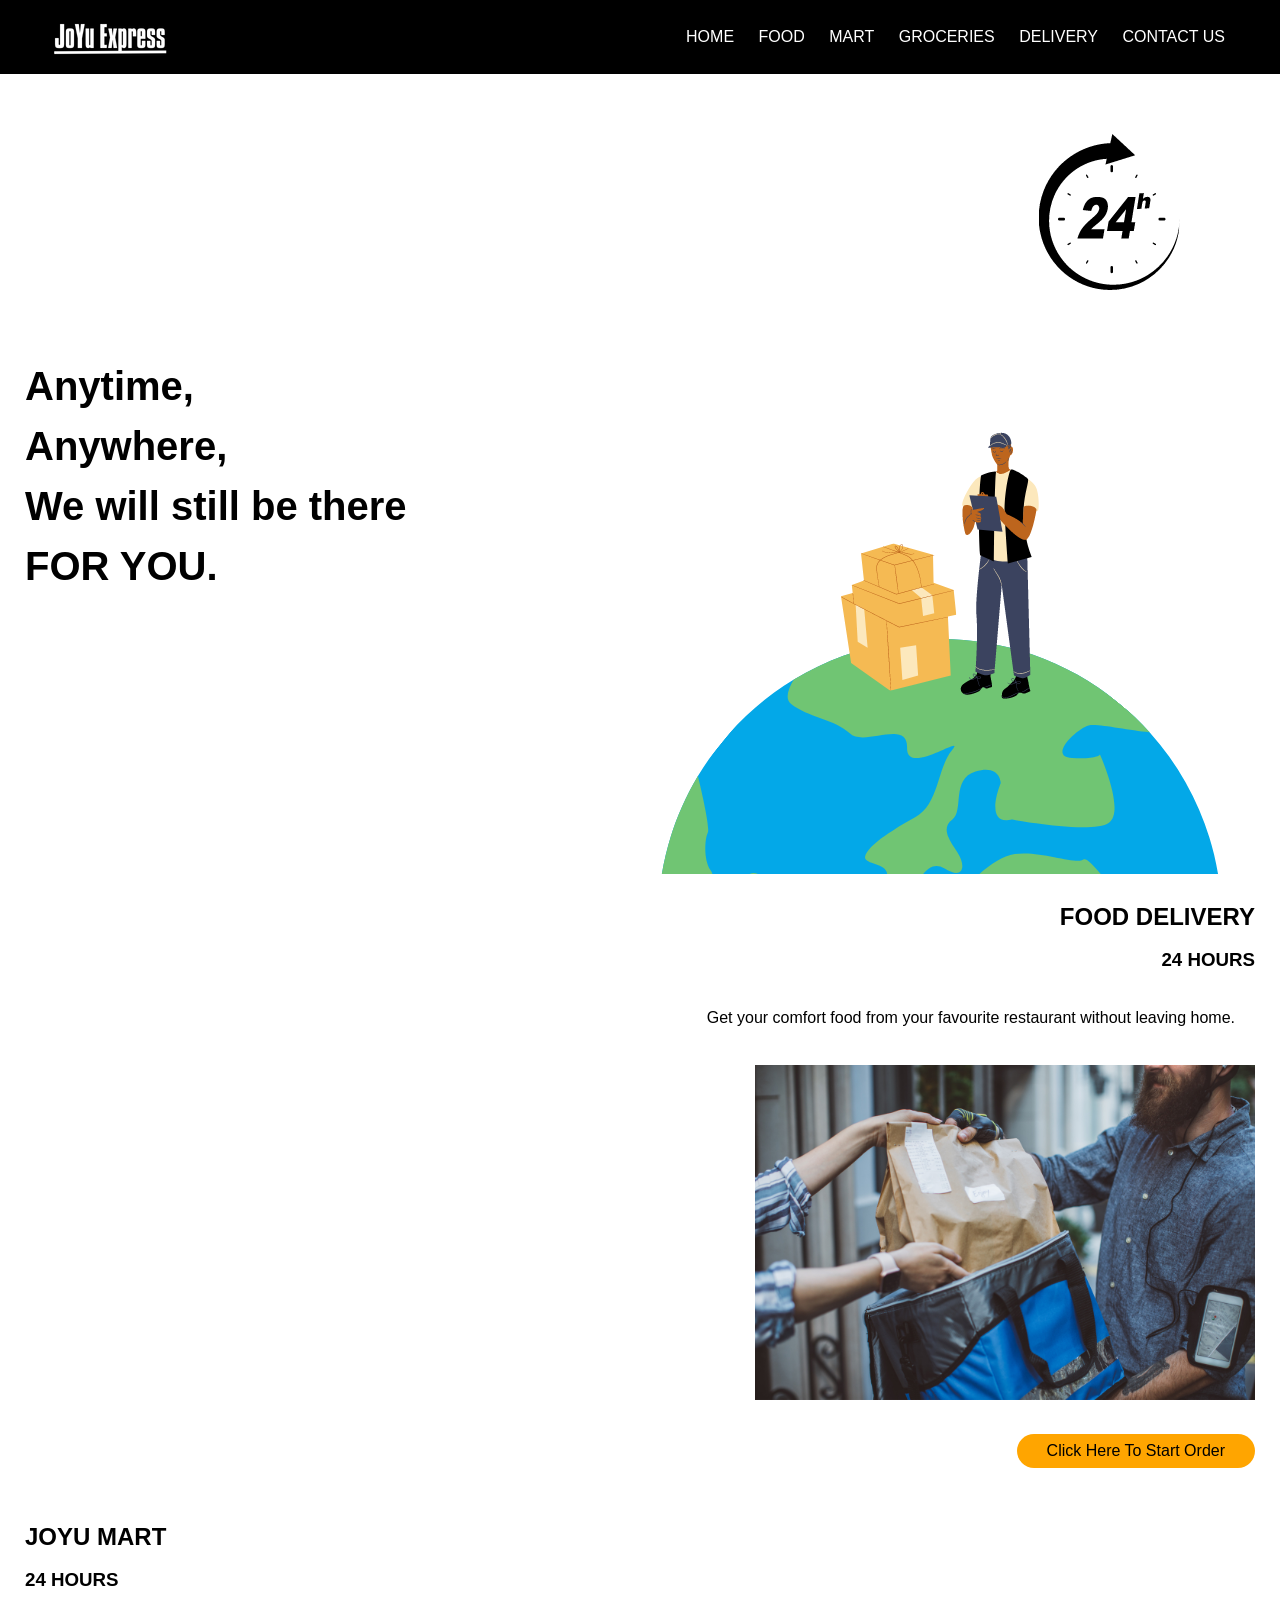
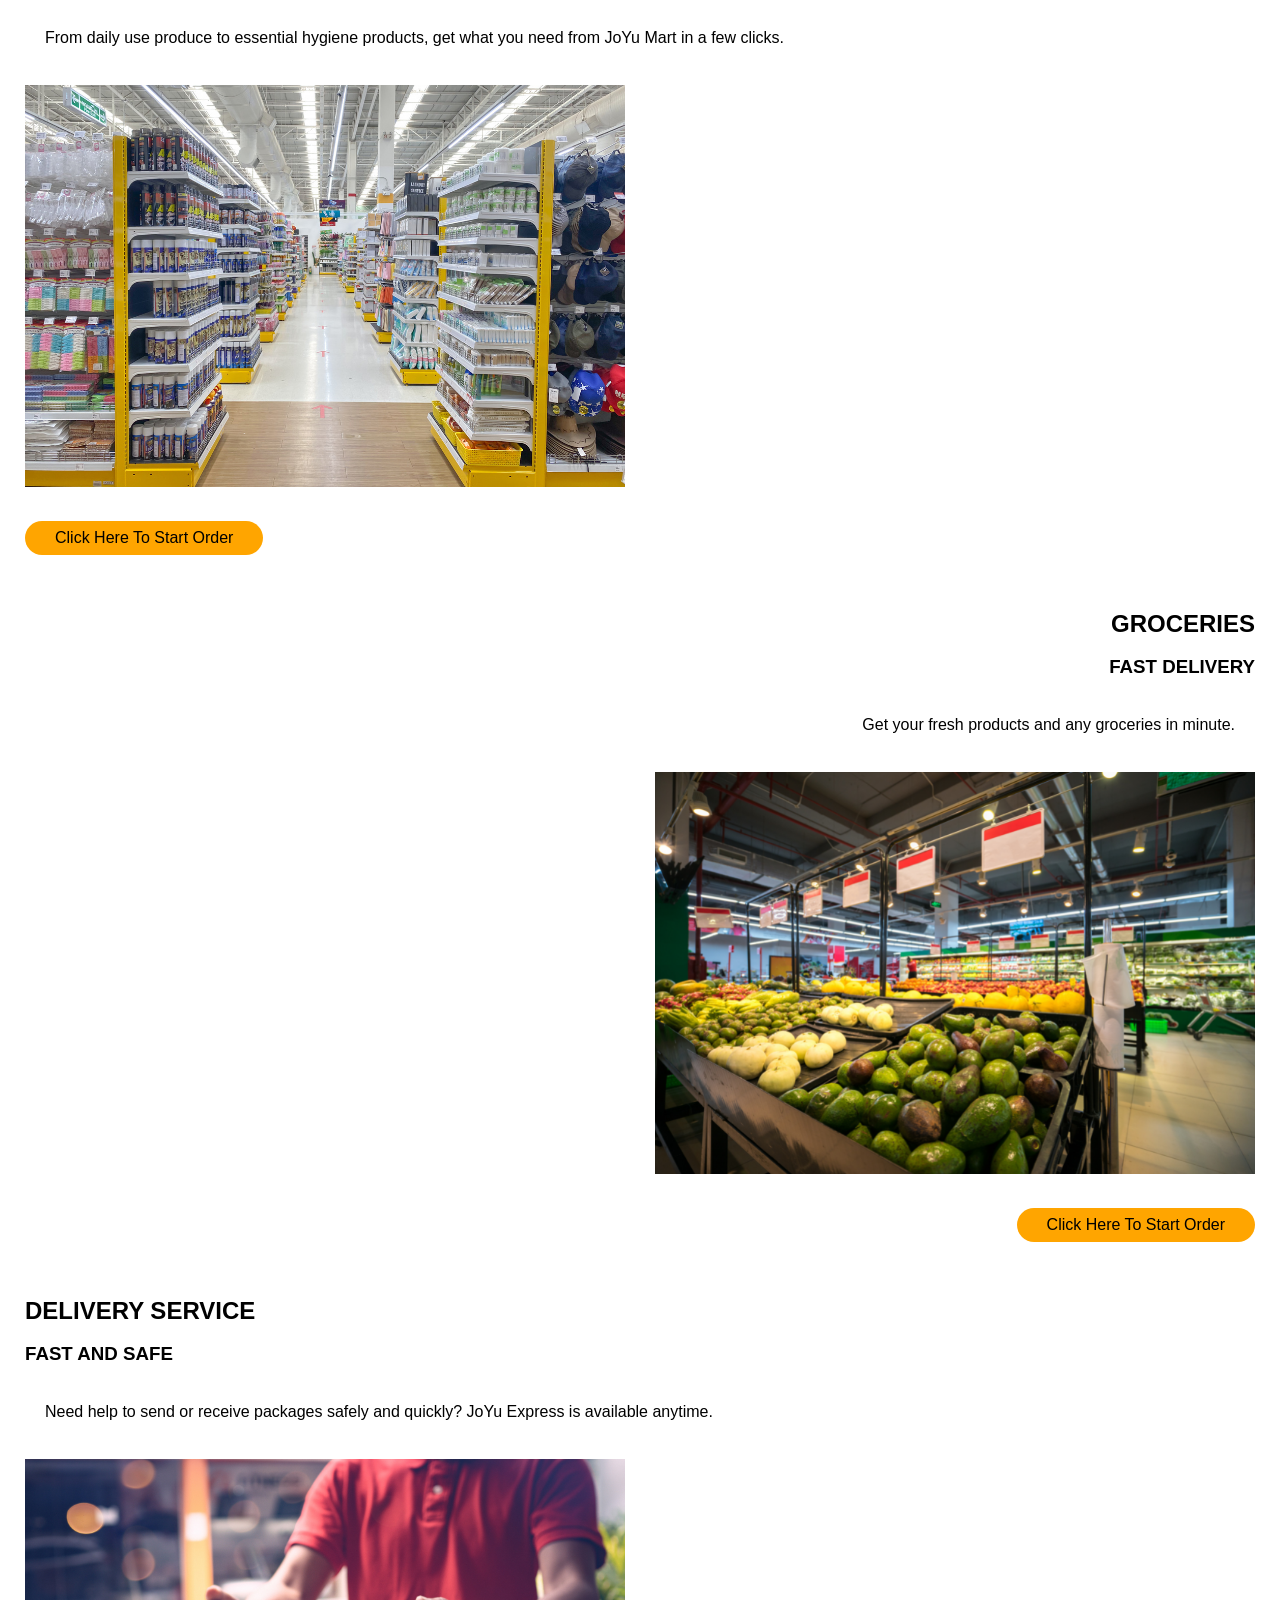
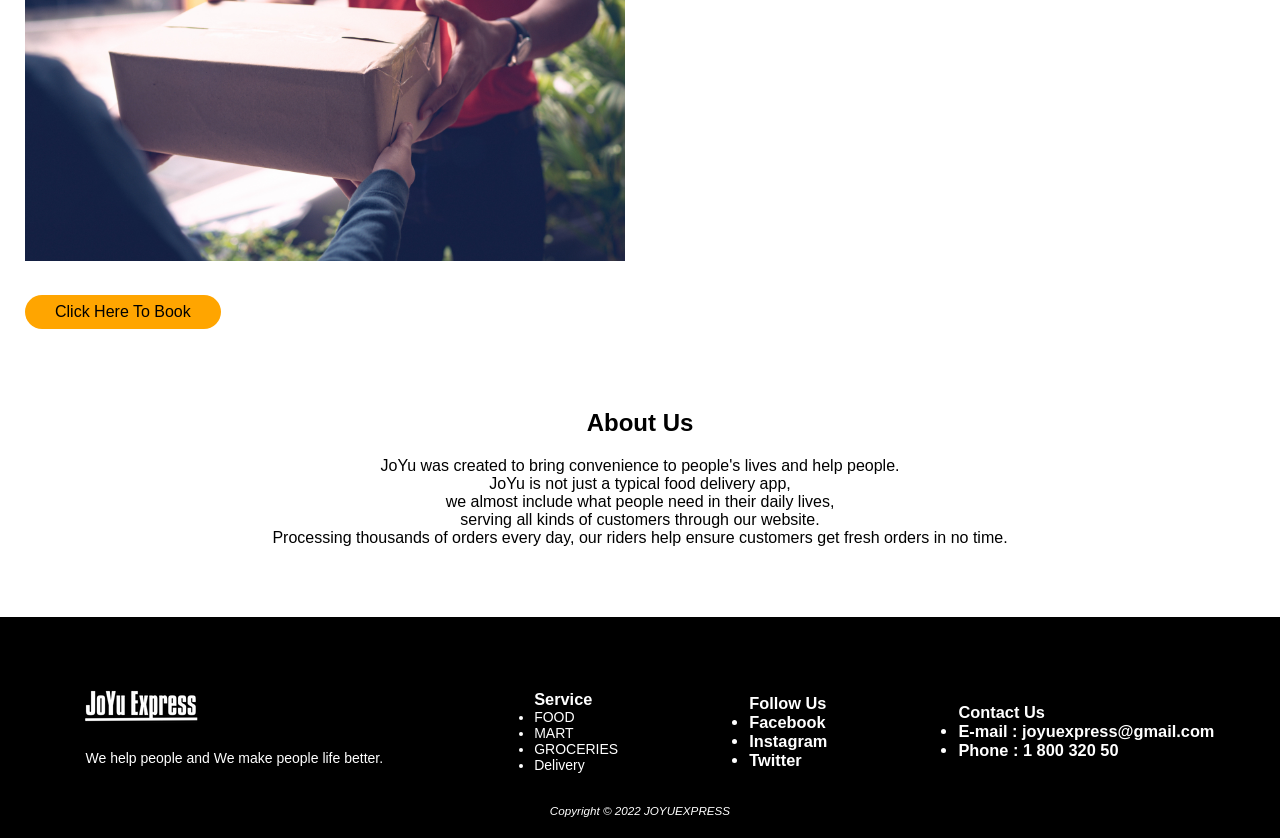
<file: index.html>
<!DOCTYPE html>
<html>
    <head>
        <meta charset="UTF-8">
        <title>JoYu Food</title>
        <link rel="stylesheet" href="style.css">
        <link rel="icon" typle="image/x-icon" href="images/JoYu.ico">
    </head>
    <body>
        <header>
            <div class="navbar">
                <div><img src="images/LOGO.png" alt="LOGO" height="" width=""></div>
                <nav>
                    <ul>
                        <li><a href="index.html">HOME</a></li>
                        <li><a href="food.html">FOOD</a></li>
                        <li><a href="mart.html">MART</a></li>
                        <li><a href="groceries.html">GROCERIES</a></li>
                        <li><a href="delivery.html">DELIVERY</a></li>
                        <li><a href="contactus.html">CONTACT US</a></li>
                    </ul>
                </nav>
            </div>
        </header>
        <main>
            <div class="wrapper">
                <div class="row">
                    <div id="homepage">
                        <h1>
                            <b>
                                Anytime, <br>Anywhere, <br> 
                                We will still be there <br>
                                FOR YOU.
                            </b>
                        </h1>
                    </div>
                    <div id="homepage">
                        <img src="images/HomePage/HomePage.png" alt="delivery" height="800px" >
                    </div>
                </div>
                <div class="homepageright">
                    <h2>FOOD DELIVERY</h2>
                    <br>
                    <h3>24 HOURS</h3>
                    <br>
                    <p>Get your comfort food from your favourite restaurant without leaving home.</p>
                    <br>
                    <img src="images/HomePage/food.png" alt="Food Delivery">
                    <br>
                    <a href="food.html" class="click">Click Here To Start Order</a>
                </div>
                <div class="homepageleft">
                    <h2>JOYU MART</h2>
                    <br>
                    <h3>24 HOURS</h3>
                    <br>
                    <p>
                        From daily use produce to essential hygiene products, get what you need from JoYu Mart in a few clicks.</p>
                    <br>
                    <img src="images/HomePage/mart.png" alt="mart">
                    <br>
                    <a href="mart.html" class="click">Click Here To Start Order</a>
                </div>
                <div class="homepageright">
                    <h2>GROCERIES</h2>
                    <br>
                    <h3>FAST DELIVERY</h3>
                    <br>
                    <p>Get your fresh products and any groceries in minute.</p>
                    <br>
                    <img src="images/HomePage/groceries.png" alt="groceries">
                    <br>
                    <a href="groceries.html" class="click">Click Here To Start Order</a>
                </div>
                <div class="homepageleft">
                    <h2>DELIVERY SERVICE</h2>
                    <br>
                    <h3>FAST AND SAFE</h3>
                    <br>
                    <p>Need help to send or receive packages safely and quickly? JoYu Express is available anytime.</p>
                    <br>
                    <img src="images/HomePage/delivery.png" alt="delivery">
                    <br>
                    <a href="delivery.html" class="click">Click Here To Book</a>
                </div>
                <div id="aboutus">
                    <h2>
                        About Us
                    </h2>
                    <p>
                        JoYu was created to bring convenience to people's lives and help people. <br>
                        JoYu is not just a typical food delivery app, <br>
                        we almost include what people need in their daily lives, <br>
                        serving all kinds of customers through our website. <br>
                        Processing thousands of orders every day, our riders help ensure customers get fresh orders in no time.
                    </p>
                </div>
            </div>
        </main>
        <footer>
            <div class="row">
                <div class="footer">
                    <img src="images/LOGO.png" alt="LOGO">
                    <p>We help people and We make people life better.</p>
                </div>
                <div class="footer">
                    <h3>Service</h3>
                    <ul>
                        <li><a href="food.html">FOOD</a></li>
                        <li><a href="mart.html">MART</a></li>
                        <li><a href="groceries.html">GROCERIES</a></li>
                        <li><a href="delivery.html">Delivery</a></li>
                    </ul>
                </div>
                <div class="footer">
                    <h3>Follow Us<h3>
                    <ul>
                        <li><a href="#">Facebook</a></li>
                        <li><a href="#">Instagram</a></li>
                        <li><a href="#">Twitter</a></li>
                    </ul>
                </div>
                <div class="footer">
                    <h3>Contact Us<h3>
                    <ul>
                        <li>E-mail : <a href="mailto:joyuexpress@gmail.com">joyuexpress@gmail.com</a></li>
                        <li>Phone : 1 800 320 50</li>
                    </ul>
                </div>
            </div>
            <br>
            <div class="copyright"><small><i>Copyright &copy; 2022 JOYUEXPRESS</i></small></div>
        </footer>
    </body>
</html>
</file>
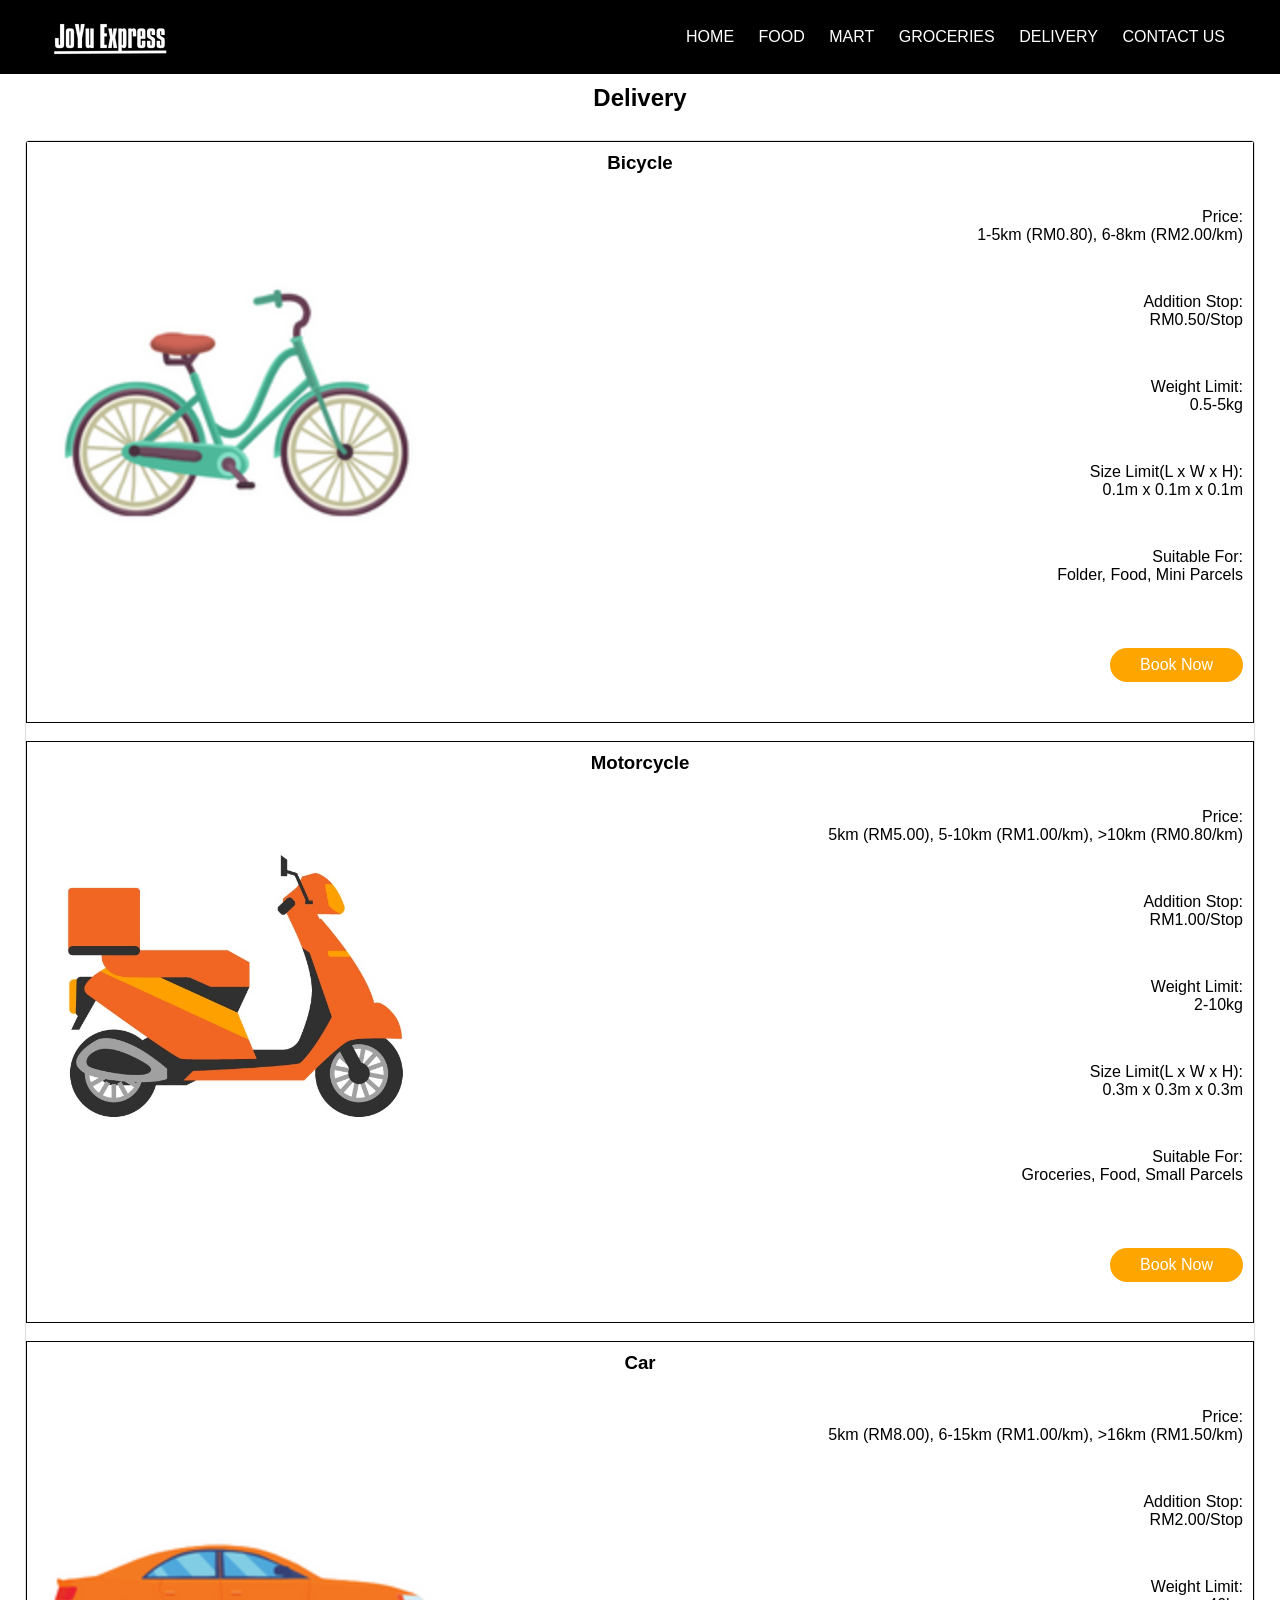
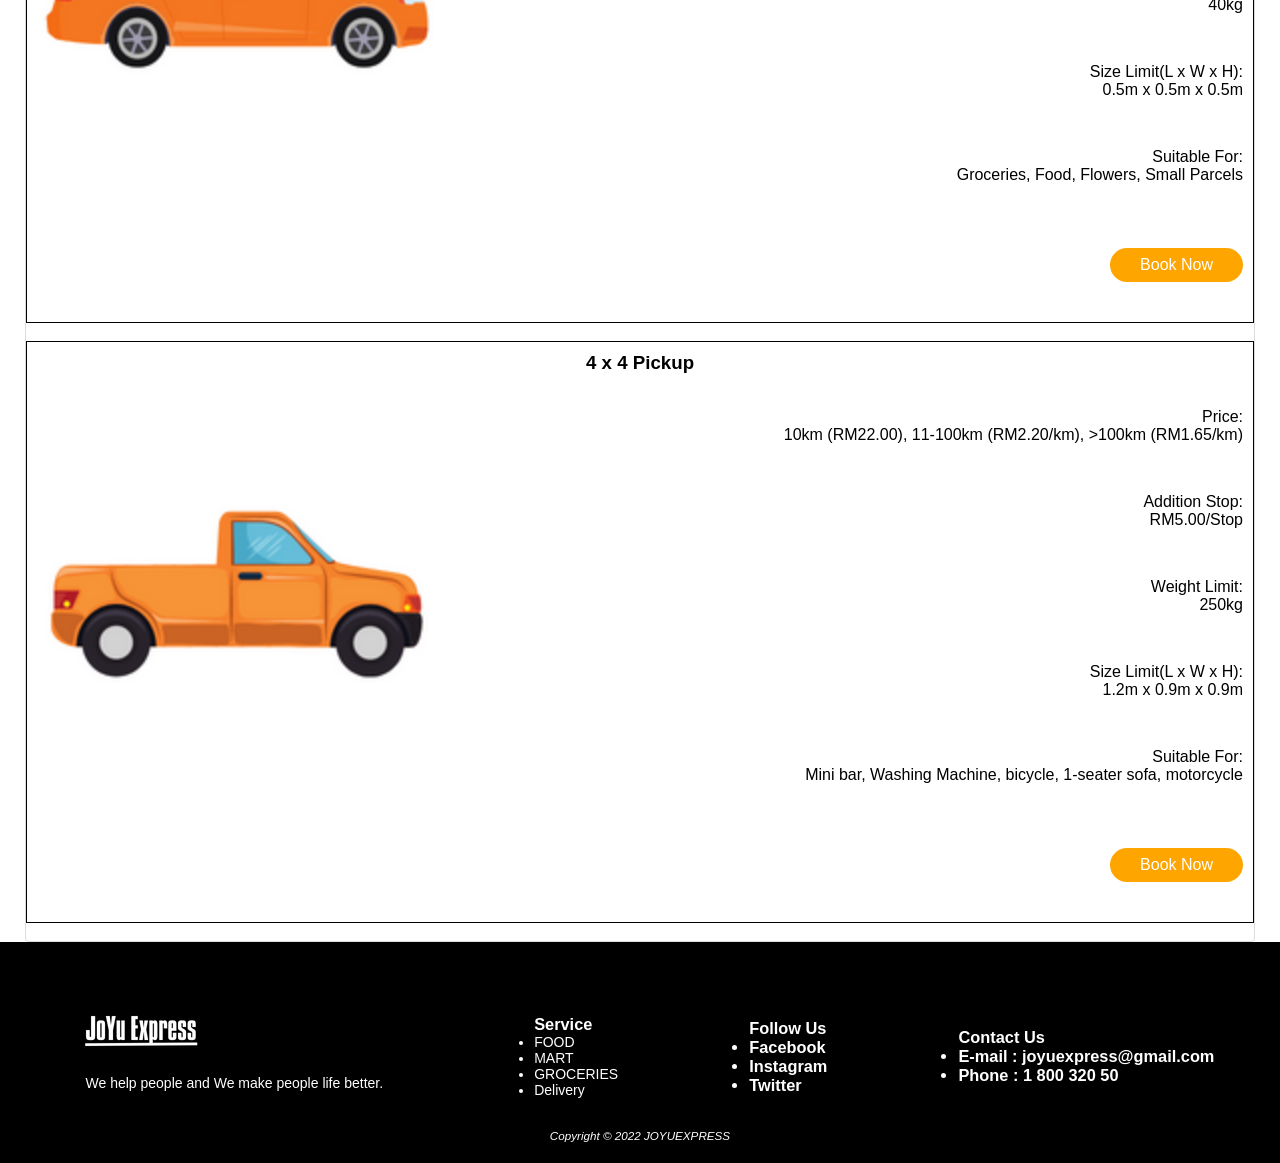
<file: delivery.html>
<!DOCTYPE html>
<html>
    <head>
        <meta charset="UTF-8">
        <title>JoYu Food</title>
        <link rel="stylesheet" href="style.css">
        <link rel="icon" typle="image/x-icon" href="images/JoYu.ico">
    </head>
    <body>
        <header>
            <div class="navbar">
                <div><img src="images/LOGO.png" alt="LOGO" height="" width=""></div>
                <nav>
                    <ul>
                        <li><a href="index.html">HOME</a></li>
                        <li><a href="food.html">FOOD</a></li>
                        <li><a href="mart.html">MART</a></li>
                        <li><a href="groceries.html">GROCERIES</a></li>
                        <li><a href="delivery.html">DELIVERY</a></li>
                        <li><a href="contactus.html">CONTACT US</a></li>
                    </ul>
                </nav>
            </div>
        </header>
        <div class="wrapper">
            <div class="pageheader">
                <h2>Delivery</h2>
            </div>
            <br>
            <div class="table">  
                <table>
                    <tr>
                        <th colspan="2"><h3>Bicycle</h3></th>
                    </tr>
                    <tr>
                        <th rowspan="6"><img src="delivery/images/bicycle.png" alt="Bicycle" width="400px"></th>
                    </tr>
                    <tr>
                        <td>Price:<br>1-5km (RM0.80), 6-8km (RM2.00/km)
                    </tr>
                    <tr><td>Addition Stop:<br>RM0.50/Stop</td></tr>
                    <tr><td>Weight Limit:<br>0.5-5kg</td></tr>
                    <tr><td>Size Limit(L x W x H):<br>0.1m x 0.1m x 0.1m</td></tr>
                    <tr><td>Suitable For:<br>Folder, Food, Mini Parcels</td></tr>
                    <tr><td colspan="2"><a href="">Book Now</a></td></tr>
                </table>
                <br>
                <table>
                    <tr>
                        <th colspan="2"><h3>Motorcycle</h3></th>
                    </tr>
                    <tr>
                        <th rowspan="6"><img src="delivery/images/motorcycle.jpg" alt="Motorcycle" width="400px"></th>
                    </tr>
                    <tr>
                        <td>Price:<br>5km (RM5.00), 5-10km (RM1.00/km), >10km (RM0.80/km)</td>
                    </tr>
                    <tr><td>Addition Stop:<br>RM1.00/Stop</td></tr>
                    <tr><td>Weight Limit:<br>2-10kg</td></tr>
                    <tr><td>Size Limit(L x W x H):<br>0.3m x 0.3m x 0.3m</td></tr>
                    <tr><td>Suitable For:<br>Groceries, Food, Small Parcels</td></tr>
                    <tr><td colspan="2"><a href="">Book Now</a></td></tr>
                </table>
                <br>
                <table>
                    <tr>
                        <th colspan="2"><h3>Car</h3></th>
                    </tr>
                    <tr>
                        <th rowspan="6"><img src="delivery/images/car.png" alt="Car" width="400px"></th>
                    </tr>
                    <tr>
                        <td>Price:<br>5km (RM8.00), 6-15km (RM1.00/km), >16km (RM1.50/km)</td> 
                    </tr>
                    <tr><td>Addition Stop:<br>RM2.00/Stop</td></tr>
                    <tr><td>Weight Limit:<br>40kg</td></tr>
                    <tr><td>Size Limit(L x W x H):<br>0.5m x 0.5m x 0.5m</td></tr>
                    <tr><td>Suitable For:<br>Groceries, Food, Flowers, Small Parcels</td></tr>
                    <tr><td colspan="2"><a href="">Book Now</a></td></tr>
                </table>
                <br>
                <table>
                    <tr>
                        <th colspan="2"><h3>4 x 4 Pickup</h3></th>
                    </tr>
                    <tr>
                        <th rowspan="6"><img src="delivery/images/pickup.png" alt="4 x 4 Pickup" width="400px"></th>
                    </tr>
                    <tr>
                        <td>Price:<br>10km (RM22.00), 11-100km (RM2.20/km), >100km (RM1.65/km)</td> 
                    </tr>
                    <tr><td>Addition Stop:<br>RM5.00/Stop</td></tr>
                    <tr><td>Weight Limit:<br>250kg</td></tr>
                    <tr><td>Size Limit(L x W x H):<br>1.2m x 0.9m x 0.9m</td></tr>
                    <tr><td>Suitable For:<br>Mini bar, Washing Machine, bicycle, 1-seater sofa, motorcycle</td></tr>
                    <tr><td colspan="2"><a href="">Book Now</a></td></tr>
                </table>
                <br>
            </div>
        </div>
        <footer>
            <div class="container">
                <div class="row">
                    <div class="footer-col-1">
                        <img src="images/LOGO.png" alt="LOGO">
                        <p>We help people and We make people life better.</p>
                    </div>
                    <div class="footer-col-2">
                        <h3>Service</h3>
                        <ul>
                            <li><a href="food.html">FOOD</a></li>
                            <li><a href="mart.html">MART</a></li>
                            <li><a href="groceries.html">GROCERIES</a></li>
                            <li><a href="delivery.html">Delivery</a></li>
                        </ul>
                    </div>
                    <div class="footer-col-3">
                        <h3>Follow Us<h3>
                        <ul>
                            <li><a href="#">Facebook</a></li>
                            <li><a href="#">Instagram</a></li>
                            <li><a href="#">Twitter</a></li>
                        </ul>
                    </div>
                    <div class="footer-col-4">
                        <h3>Contact Us<h3>
                        <ul>
                            <li>E-mail : <a href="mailto:joyuexpress@gmail.com">joyuexpress@gmail.com</a></li>
                            <li>Phone : 1 800 320 50</li>
                        </ul>
                    </div>
                </div>
                <br>
                <div class="copyright"><small><i>Copyright &copy; 2022 JOYUEXPRESS</i></small></div>
            </div>
        </footer>
    </body>
</html>
</file>
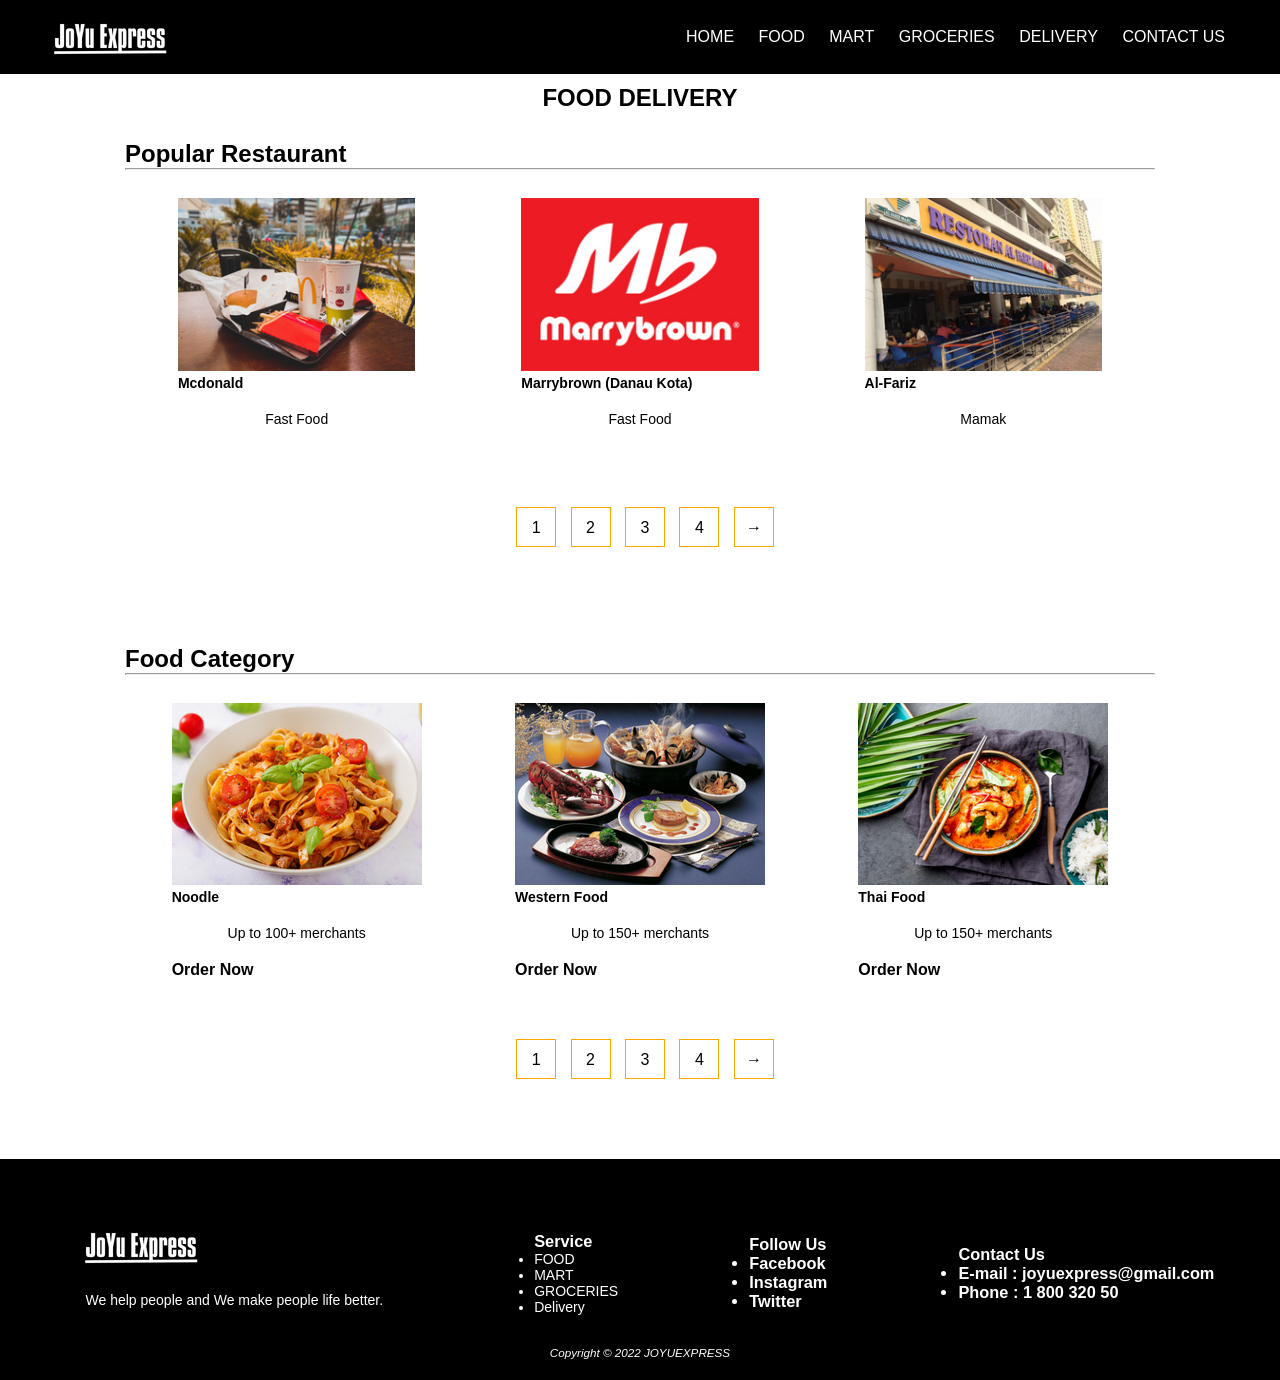
<file: food.html>
<!DOCTYPE html>
<html>
    <head>
        <meta charset="UTF-8">
        <title>JoYu Food</title>
        <link rel="stylesheet" href="style.css">
        <link rel="icon" typle="image/x-icon" href="images/JoYu.ico">
    </head>
    <body>
        <header>
            <div class="navbar">
                <div><img src="images/LOGO.png" alt="LOGO" height="" width=""></div>
                <nav>
                    <ul>
                        <li><a href="index.html">HOME</a></li>
                        <li><a href="food.html">FOOD</a></li>
                        <li><a href="mart.html">MART</a></li>
                        <li><a href="groceries.html">GROCERIES</a></li>
                        <li><a href="delivery.html">DELIVERY</a></li>
                        <li><a href="contactus.html">CONTACT US</a></li>
                    </ul>
                </nav>
            </div>
        </header>
        <div class="wrapper">
            <div class="small-container">
                <div class="pageheader">
                    <h2>FOOD DELIVERY</h2>
                </div>
                <br>
                <h2>Popular Restaurant</h2>
                <hr>
                <br>
                <div class="row">
                    <a href="">
                        <div class="col">
                            <a href="">
                            <img src="food/images/mcdonald.png">
                            <h3>Mcdonald</h3>
                            <p>Fast Food</p>
                        </div>
                    </a>
                    <a href="">
                        <div class="col">
                            <a href="">
                            <img src="food/images/marrybrown.png">
                            <h3>Marrybrown (Danau Kota)</h3>
                            <p>Fast Food</p>
                        </div>
                    </a>
                    <a href="">
                        <div class="col">
                            <a href="">
                            <img src="food/images/alfariz.png">
                            <h3>Al-Fariz</h3>
                            <p>Mamak</p>
                        </div>
                    </a>
                    <div class="page-btn">
                        <span>1</span>
                        <span>2</span>
                        <span>3</span>
                        <span>4</span>
                        <span>&#8594;</span>
                    </div>
                </div>
                <br>
                <h2>Food Category</h2>
                <hr>
                <br>
                <div class="row">
                    <a href="">
                        <div class="col">
                            <img src="food/images/noodle.png">
                            <h3>Noodle</h3>
                            <p>Up to 100+ merchants</p>
                            <h4>Order Now</h4>
                        </div>
                    </a>
                    <a href="">
                        <div class="col">
                            <img src="food/images/westernfood.png">
                            <h3>Western Food</h3>
                            <p>Up to 150+ merchants</p>
                            <h4>Order Now</h4>
                        </div>
                    </a>
                    <a href="">
                        <div class="col">
                            <img src="food/images/thaifood.png">
                            <h3>Thai Food</h3>
                            <p>Up to 150+ merchants</p>
                            <h4>Order Now</h4>
                        </div>
                    </a>
                    <div class="page-btn">
                        <span>1</span>
                        <span>2</span>
                        <span>3</span>
                        <span>4</span>
                        <span>&#8594;</span>
                    </div>
                </div>
            </div>
        </div>
        <footer>
            <div class="row">
                <div class="footer">
                    <img src="images/LOGO.png" alt="LOGO">
                    <p>We help people and We make people life better.</p>
                </div>
                <div class="footer">
                    <h3>Service</h3>
                    <ul>
                        <li><a href="food.html">FOOD</a></li>
                        <li><a href="mart.html">MART</a></li>
                        <li><a href="groceries.html">GROCERIES</a></li>
                        <li><a href="delivery.html">Delivery</a></li>
                    </ul>
                </div>
                <div class="footer">
                    <h3>Follow Us<h3>
                    <ul>
                        <li><a href="#">Facebook</a></li>
                        <li><a href="#">Instagram</a></li>
                        <li><a href="#">Twitter</a></li>
                    </ul>
                </div>
                <div class="footer">
                    <h3>Contact Us<h3>
                    <ul>
                        <li>E-mail : <a href="mailto:joyuexpress@gmail.com">joyuexpress@gmail.com</a></li>
                        <li>Phone : 1 800 320 50</li>
                    </ul>
                </div>
            </div>
            <br>
            <div class="copyright"><small><i>Copyright &copy; 2022 JOYUEXPRESS</i></small></div>
        </footer>
    </body>
</html>
</file>
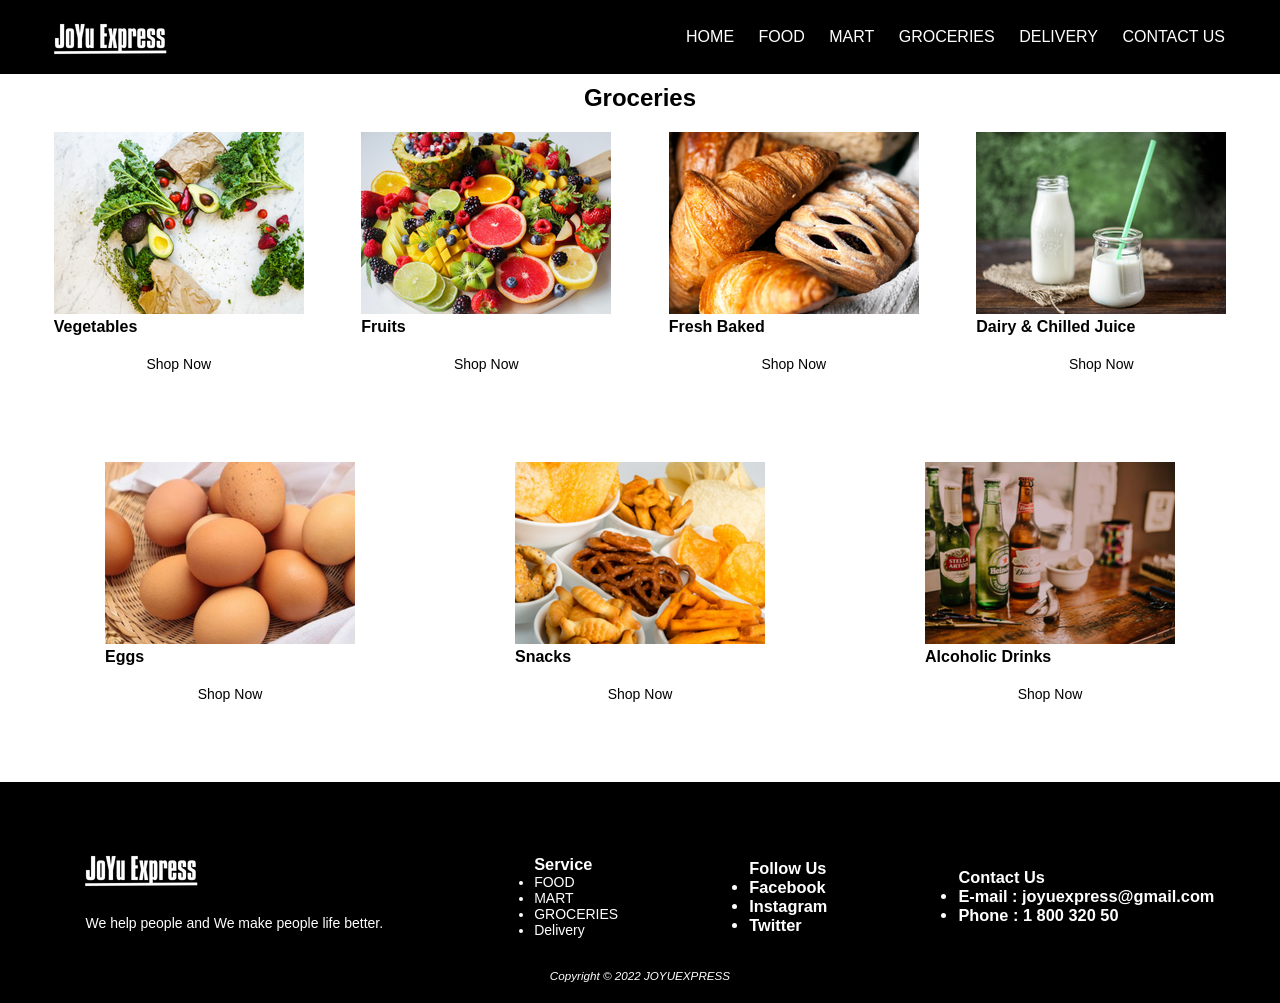
<file: groceries.html>
<!DOCTYPE html>
<html>
    <head>
        <meta charset="UTF-8">
        <title>JoYu Food</title>
        <link rel="stylesheet" href="style.css">
        <link rel="icon" typle="image/x-icon" href="images/JoYu.ico">
    </head>
    <body>
        <header>
            <div class="navbar">
                <div><img src="images/LOGO.png" alt="LOGO" height="" width=""></div>
                <nav>
                    <ul>
                        <li><a href="index.html">HOME</a></li>
                        <li><a href="food.html">FOOD</a></li>
                        <li><a href="mart.html">MART</a></li>
                        <li><a href="groceries.html">GROCERIES</a></li>
                        <li><a href="delivery.html">DELIVERY</a></li>
                        <li><a href="contactus.html">CONTACT US</a></li>
                    </ul>
                </nav>
            </div>
        </header>
        <div class="wrapper">
            <div class="pageheader">
                <h2>Groceries</h2>
            </div>
            <div class="row">
                <a href="">
                    <div class="col">
                        <img src="groceries/images/vegetables.png" alt="Vegetables">
                        <h4>Vegetables</h4>
                        <p>Shop Now</p>
                    </div>
                </a>
                <a href="">
                    <div class="col">
                        <img src="groceries/images/fruits.png" alt="Fruits">
                        <h4>Fruits</h4>
                        <p>Shop Now</p>
                    </div>
                </a>
                <a href="">
                    <div class="col">
                        <img src="groceries/images/baked.png" alt="Fresh Baked">
                        <h4>Fresh Baked</h4>
                        <p>Shop Now</p>
                    </div>
                </a>
                <a href="">
                    <div class="col">
                        <img src="groceries/images/dairy.png" alt="Dairy">
                        <h4>Dairy & Chilled Juice</h4>
                        <p>Shop Now</p>
                    </div>
                </a>
                <a href="">
                    <div class="col">
                        <img src="groceries/images/eggs.png" alt="Eggs">
                        <h4>Eggs</h4>
                        <p>Shop Now</p>
                    </div>
                </a>
                <a href="">
                    <div class="col">
                        <img src="groceries/images/snacks.png" alt="Snack">
                        <h4>Snacks</h4>
                        <p>Shop Now</p>
                    </div>
                </a>
                <a href="">    
                    <div class="col">
                        <img src="groceries/images/alcoholic.png">
                        <h4>Alcoholic Drinks</h4>
                        <p>Shop Now</p>
                    </div>
                </a>
            </div>
        </div>
        <footer>
            <div class="row">
                <div class="footer">
                    <img src="images/LOGO.png" alt="LOGO">
                    <p>We help people and We make people life better.</p>
                </div>
                <div class="footer">
                    <h3>Service</h3>
                    <ul>
                        <li><a href="food.html">FOOD</a></li>
                        <li><a href="mart.html">MART</a></li>
                        <li><a href="groceries.html">GROCERIES</a></li>
                        <li><a href="delivery.html">Delivery</a></li>
                    </ul>
                </div>
                <div class="footer">
                    <h3>Follow Us<h3>
                    <ul>
                        <li><a href="#">Facebook</a></li>
                        <li><a href="#">Instagram</a></li>
                        <li><a href="#">Twitter</a></li>
                    </ul>
                </div>
                <div class="footer">
                    <h3>Contact Us<h3>
                    <ul>
                        <li>E-mail : <a href="mailto:joyuexpress@gmail.com">joyuexpress@gmail.com</a></li>
                        <li>Phone : 1 800 320 50</li>
                    </ul>
                </div>
            </div>
            <br>
            <div class="copyright"><small><i>Copyright &copy; 2022 JOYUEXPRESS</i></small></div>
        </footer>
    </body>
</html>
</file>
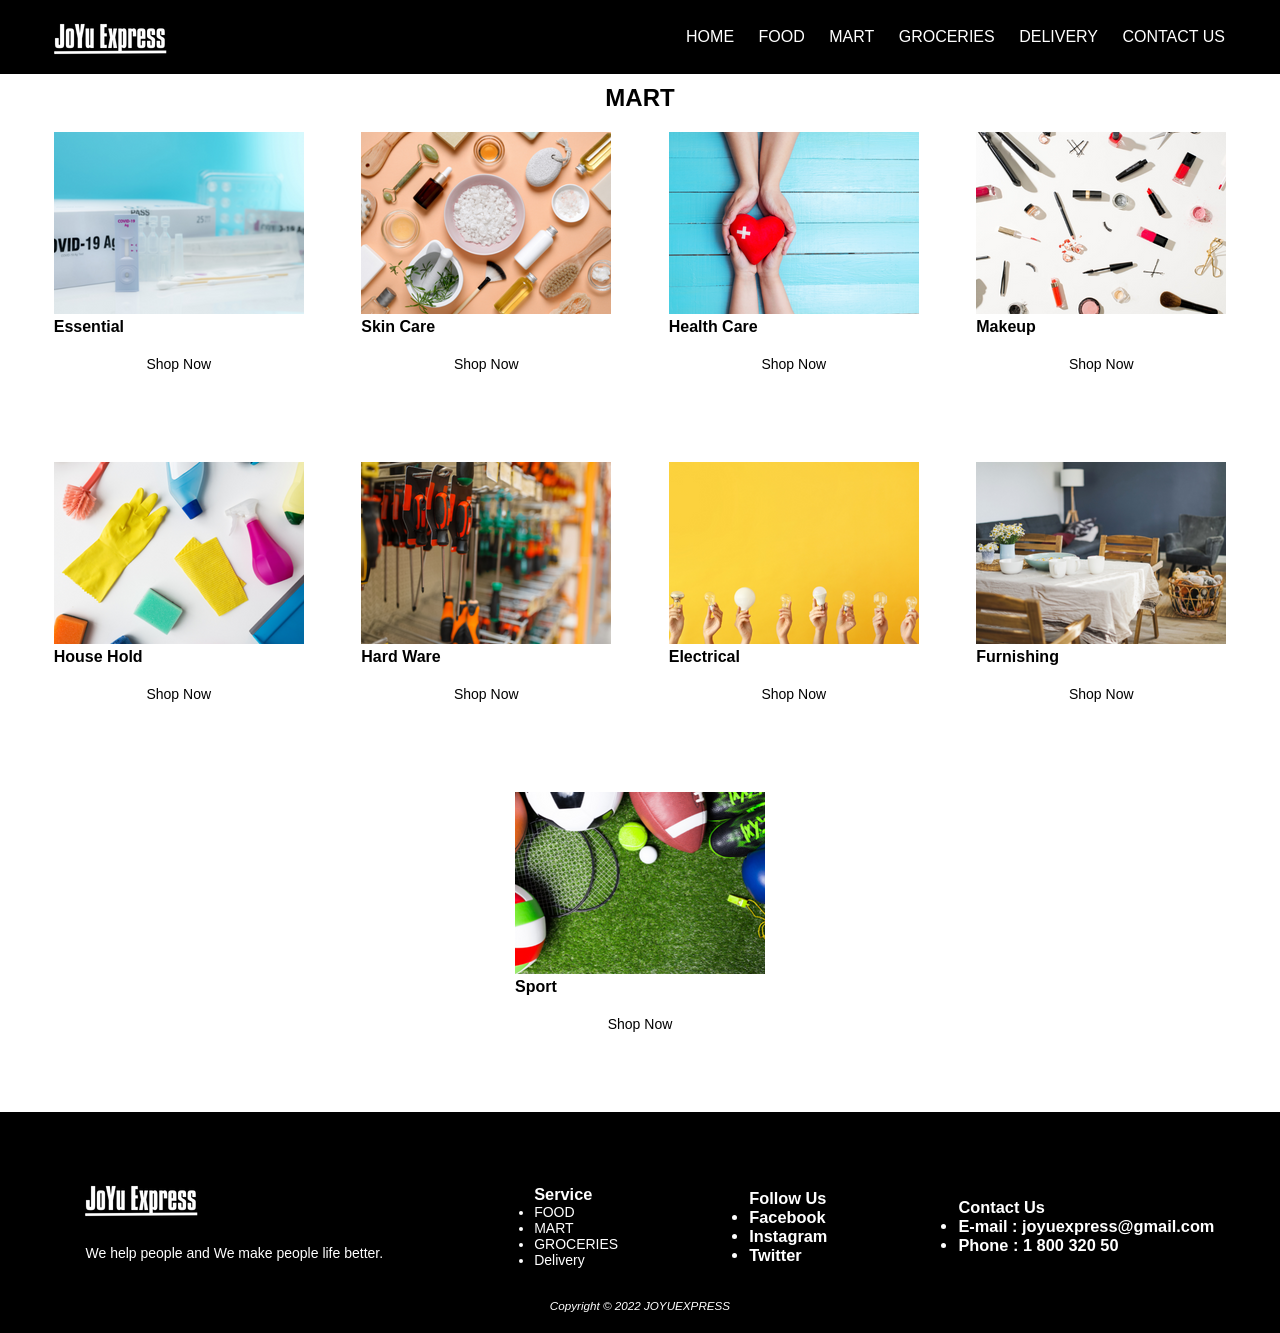
<file: mart.html>
<!DOCTYPE html>
<html>
    <head>
        <meta charset="UTF-8">
        <title>JoYu Food</title>
        <link rel="stylesheet" href="style.css">
        <link rel="icon" typle="image/x-icon" href="images/JoYu.ico">
    </head>
    <body>
        <header>
            <div class="navbar">
                <div><img src="images/LOGO.png" alt="LOGO" height="" width=""></div>
                <nav>
                    <ul>
                        <li><a href="index.html">HOME</a></li>
                        <li><a href="food.html">FOOD</a></li>
                        <li><a href="mart.html">MART</a></li>
                        <li><a href="groceries.html">GROCERIES</a></li>
                        <li><a href="delivery.html">DELIVERY</a></li>
                        <li><a href="contactus.html">CONTACT US</a></li>
                    </ul>
                </nav>
            </div>
        </header>
        <div class="wrapper">
            <div class="pageheader">
                <h2>MART</h2>
            </div>
            <div class="row">
                <a href="">
                    <div class="col">
                        <img src="mart/images/essential.png" alt="Essential">
                        <h4>Essential</h4>
                        <p>Shop Now</p>
                    </div>
                </a>
                <a href="">
                    <div class="col">
                        <img src="mart/images/skincare.png" alt="Skin Care">
                        <h4>Skin Care</h4>
                        <p>Shop Now</p>
                    </div>
                <a href="">
                    <div class="col">
                        <img src="mart/images/healthcare.png">
                        <h4>Health Care</h4>
                        <p>Shop Now</p>
                    </div>
                </a>
                <a href="">
                    <div class="col">
                        <img src="mart/images/makeup.png">
                        <h4>Makeup</h4>
                        <p>Shop Now</p>
                    </div>
                </a>
                <a href="">
                    <div class="col">
                        <img src="mart/images/household.png">
                        <h4>House Hold</h4>
                        <p>Shop Now</p>
                    </div>
                </a>
                <a href="">
                    <div class="col">
                        <img src="mart/images/hardware.png">
                        <h4>Hard Ware</h4>
                        <p>Shop Now</p>
                    </div>
                </a>
                <a href="">
                    <div class="col">
                        <img src="mart/images/electrical.png">
                        <h4>Electrical</h4>
                        <p>Shop Now</p>
                    </div>
                </a>
                <a href="">
                    <div class="col">
                        <img src="mart/images/furnishing.png">
                        <h4>Furnishing</h4>
                        <p>Shop Now</p>
                    </div>
                </a>
                <a href="">
                    <div class="col">
                        <img src="mart/images/sport.png">
                        <h4>Sport</h4>
                        <p>Shop Now</p>
                    </div>
                </a>
            </div>
        </div>
        <footer>
            <div class="row">
                <div class="footer">
                    <img src="images/LOGO.png" alt="LOGO">
                    <p>We help people and We make people life better.</p>
                </div>
                <div class="footer">
                    <h3>Service</h3>
                    <ul>
                        <li><a href="food.html">FOOD</a></li>
                        <li><a href="mart.html">MART</a></li>
                        <li><a href="groceries.html">GROCERIES</a></li>
                        <li><a href="delivery.html">Delivery</a></li>
                    </ul>
                </div>
                <div class="footer">
                    <h3>Follow Us<h3>
                    <ul>
                        <li><a href="#">Facebook</a></li>
                        <li><a href="#">Instagram</a></li>
                        <li><a href="#">Twitter</a></li>
                    </ul>
                </div>
                <div class="footer">
                    <h3>Contact Us<h3>
                    <ul>
                        <li>E-mail : <a href="mailto:joyuexpress@gmail.com">joyuexpress@gmail.com</a></li>
                        <li>Phone : 1 800 320 50</li>
                    </ul>
                </div>
            </div>
            <br>
            <div class="copyright"><small><i>Copyright &copy; 2022 JOYUEXPRESS</i></small></div>
        </footer>
    </body>
</html>
</file>
<file: style.css>
/*<----------main---------->*/

*{
    margin: 0px;
    padding: 0px;
    box-sizing: border-box;
    font-family: Verdana, Geneva, Tahoma, sans-serif;
}

/*<---------header--------->*/

header{
    margin: auto;
    padding-left: 25px;
    padding-right: 25px;
    background-color: black;
}

.navbar{
    display: flex;
    align-items: center;
    padding: 10px;
}

nav{
    flex: 1;
    text-align: right;
}

nav ul{
    display: inline-block;
    list-style-type: none;
}

nav ul li{
    display: inline-block;
    margin-right: 20px;
}

.navbar a{
    text-decoration: none;
    color: #FFFFFF;
}

nav a:hover{color: orange;}

/*----------footer---------->*/

footer{
    background-color: black;
    color: white;
    font-size: 14px;
    padding: 60px 0 20px;
    margin: auto;
}

footer a{
    text-decoration: none;
    color: white;
}

.copyright{
    text-align: center;
}

/*<----------main container---------->*/

.wrapper{
    max-width: 1300px;
    margin: auto;
    padding-left: 25px;
    padding-right: 25px;
}

.wrapper a{
    text-decoration: none;
    color: black;
}

.row{
    display: flex;
    align-items: center;
    flex-wrap: wrap;
    justify-content: space-around;
}

/*<----------small container---------->*/

.small-container{
    max-width: 1080px;
    margin: auto;
    padding-left: 25px;
    padding-right: 25px;
}


/*<----------homepage---------->*/

#homepage{
    flex-basis: 50%;
    min-width: 300px;
}

#homepage img{
    max-width: 100%;
}

#homepage h1{
    font-size: 40px;
    line-height: 60px;
    margin: 25px 0;
}

.homepageright{
    padding-top: 25px;
    text-align: right;
}

.homepageleft{
    padding-top: 25px;
    text-align: left;
}

.homepageright p{
    text-align: right;
}

.homepageleft p{
    text-align: left;
}

#aboutus{
    text-align:center;
    padding: 50px;
}

.click{
    display: inline-block;
    background-color: orange;
    color: #fff;
    padding: 8px 30px;
    margin: 30px 0;
    border-radius: 30px;
    transition: background 0.5s;
}

.click:hover{
    background: #FF9D60;
}

/*<----------page---------->*/

.pageheader{
    text-align: center;
    padding: 10px;
}


.col {
    flex-basis: 25%;
    padding: 10px;
    min-width: 200px;
    margin-bottom: 50px;
    transition: transform 0.5s;
}

.col img{
    width: 100%;
    margin: auto;
}

.col a{
    color: black;
}

.col h3{
    font-size: 14px;
    margin: auto;
}

.col p{
    font-size: 14px;
    margin: auto;
}

.col:hover {
    transform: translateY(-5px);
}

.page-btn {
    margin: 0 auto 80px;
}

.page-btn span {
    display: inline-block;
    border: 1px solid orange;
    margin-left: 10px;
    width: 40px;
    height: 40px;
    text-align: center;
    line-height: 40px;
    cursor: pointer;
}

.page-btn span:hover {
    background: #C8601F;
    color: #fff;
}

/*<----------table---------->*/

.table {
    width: 100%;
    border: solid 1px rgb(221,221,221);
    border-radius: 4px;
    overflow: hidden;
    text-align: left;
}

.table table {
    width: 100%;
    border-collapse: collapse;
    border: 0.1px solid;
}


.table th{
    padding: 10px;
}

.table td{
    text-align: right;
    padding: 10px;
}

.table h3{
    text-align: center;
}

.table a{
    text-decoration: none;
    text-align: center;
    display: inline-block;
    background-color: orange;
    color: #fff;
    padding: 8px 30px;
    margin: 30px 0;
    border-radius: 30px;
    transition: background 0.5s;
}

.table a:hover{
    background-color:#C8601F;
}

/**/

.contact{
    margin: auto;
    padding: 10px;
    padding-bottom: 100px;
}

.contact h2, p{
    text-align: center;
    padding: 20px 20px;
}

.contact form{
    padding: 20px;
}

.contact h1{
    display: flex;
    flex-direction: column;
    align-items: center;
}
</file>
